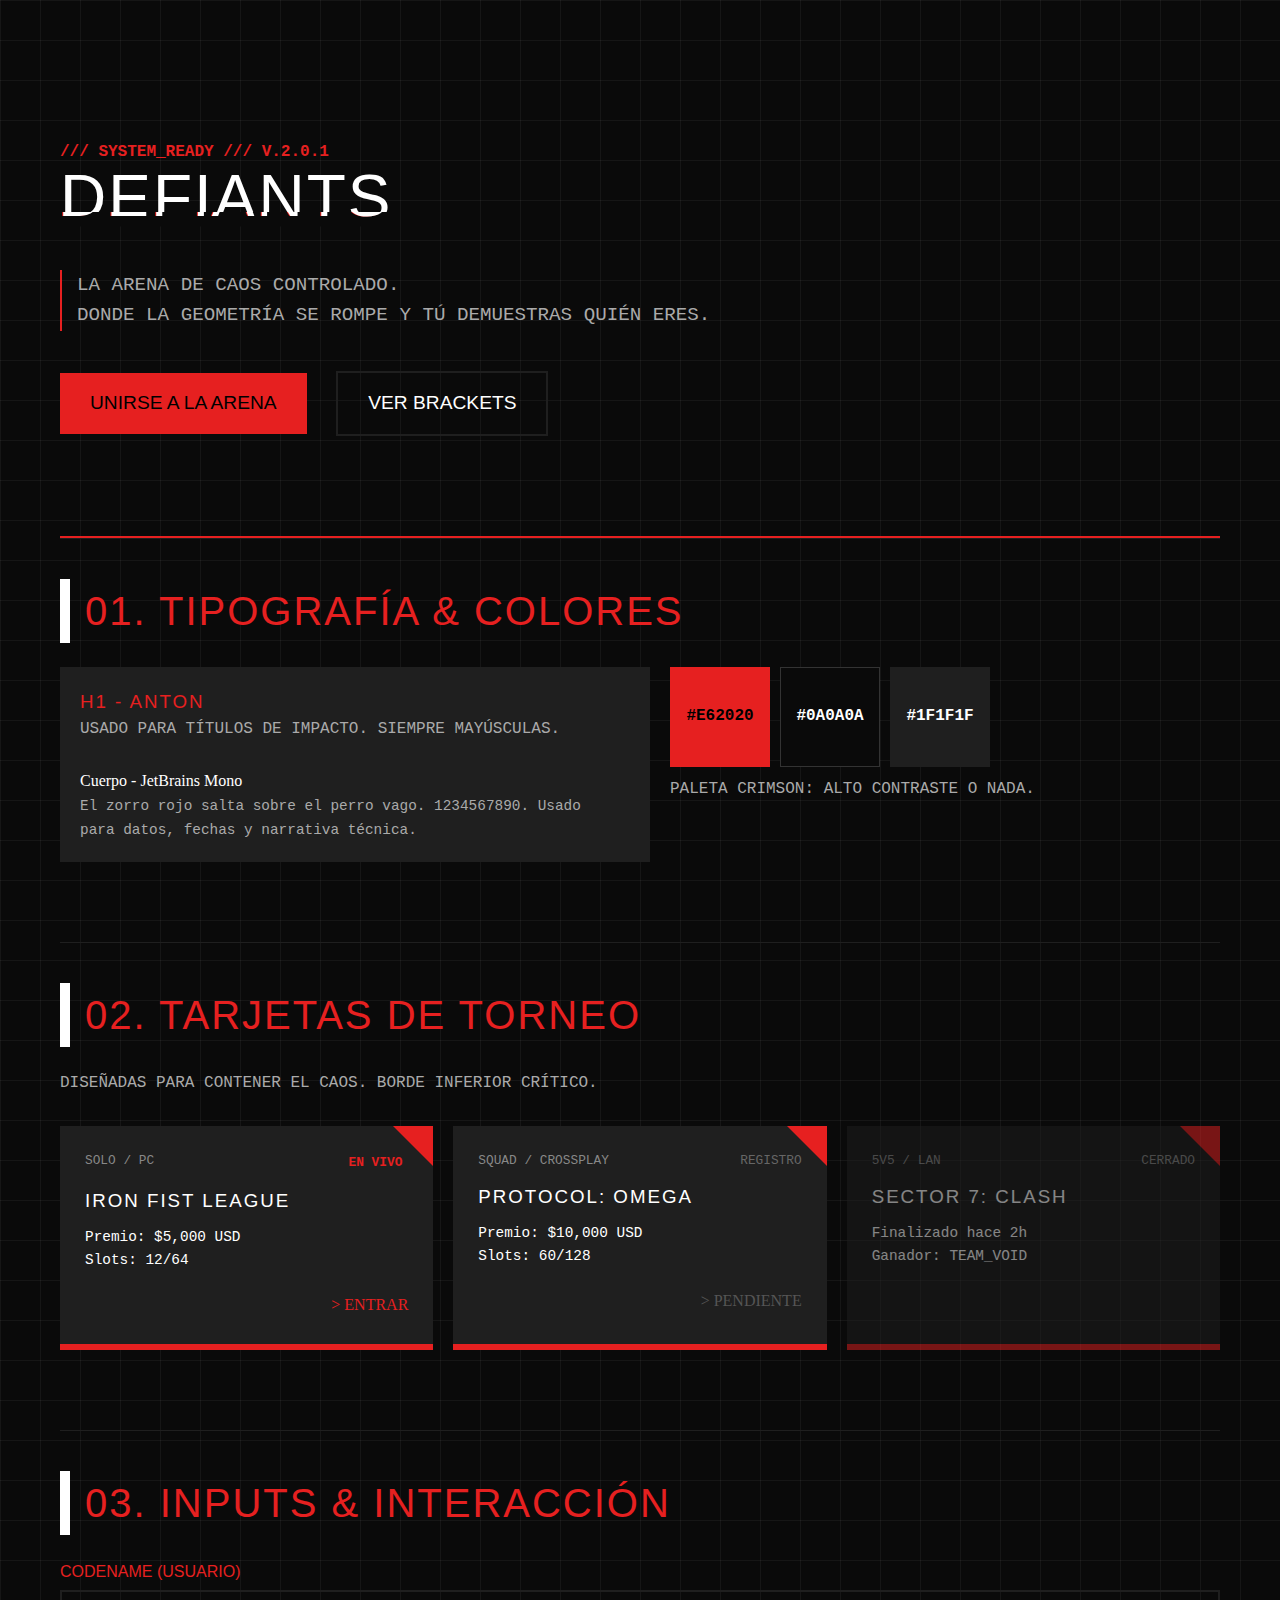
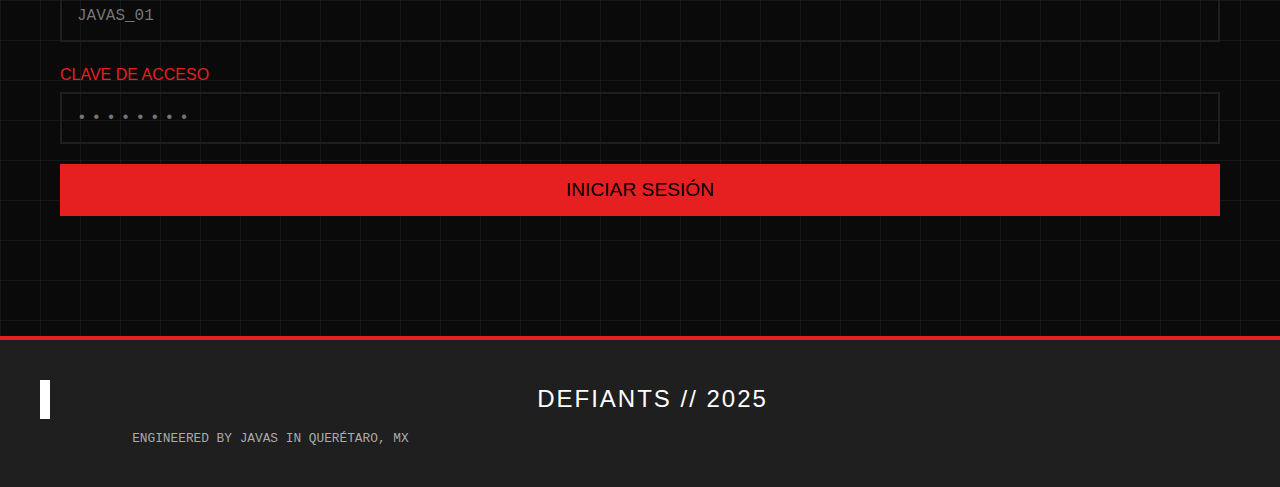
<file: Pages(html)/Page1/index.html>
<!DOCTYPE html>
<html lang="es">
<head>
    <meta charset="UTF-8">
    <meta name="viewport" content="width=device-width, initial-scale=1.0">
    <title>DEFIANTS // SYTEM_OVERRIDE</title>
    <!-- Fuentes: Anton (Títulos) y JetBrains Mono (Datos/Código) -->
    <link rel="preconnect" href="https://fonts.googleapis.com/css2?family=Anton&family=JetBrains+Mono:wght@100;400;800&display=swap" rel="stylesheet">
    <link rel="stylesheet" href="styles.css">
    
</head>
<body>

    <div class="scanline"></div>

    <div class="container">
        
        <!-- HERO SECTION -->
        <header class="hero">
            <p style="color: var(--defiant-red); font-weight: bold;">/// SYSTEM_READY /// V.2.0.1</p>
            <h1 class="glitch-wrapper">
                <span class="glitch-text" data-text="DEFIANTS">DEFIANTS</span>
            </h1>
            <p style="font-size: 1.2rem; border-left: 2px solid var(--defiant-red); padding-left: 15px; margin-top: 20px;">
                LA ARENA DE CAOS CONTROLADO. <br>
                DONDE LA GEOMETRÍA SE ROMPE Y TÚ DEMUESTRAS QUIÉN ERES.
            </p>
            <div style="margin-top: 40px;">
                <a href="#" class="btn btn-primary">UNIRSE A LA ARENA</a>
                <a href="#" class="btn btn-secondary" style="margin-left: 20px;">VER BRACKETS</a>
            </div>
        </header>

        <!-- TYPOGRAPHY GUIDE -->
        <section class="section-spacer">
            <h2>01. TIPOGRAFÍA & COLORES</h2>
            <div style="display: flex; gap: 20px; flex-wrap: wrap;">
                <div style="flex: 1; min-width: 300px; background: var(--lead-grey); padding: 20px;">
                    <h3 style="color: var(--defiant-red);">H1 - ANTON</h3>
                    <p>USADO PARA TÍTULOS DE IMPACTO. SIEMPRE MAYÚSCULAS.</p>
                    <br>
                    <span style="font-family: 'JetBrains Mono'; color: white;">Cuerpo - JetBrains Mono</span>
                    <p style="font-size: 0.9rem;">El zorro rojo salta sobre el perro vago. 1234567890. Usado para datos, fechas y narrativa técnica.</p>
                </div>
                <div style="flex: 1; min-width: 300px;">
                    <div style="display: flex; gap: 10px; margin-bottom: 10px;">
                        <div style="background: var(--defiant-red); width: 100px; height: 100px; display: grid; place-items: center; font-weight: bold; color: black;">#E62020</div>
                        <div style="background: var(--void-black); border: 1px solid #333; width: 100px; height: 100px; display: grid; place-items: center; font-weight: bold;">#0A0A0A</div>
                        <div style="background: var(--lead-grey); width: 100px; height: 100px; display: grid; place-items: center; font-weight: bold;">#1F1F1F</div>
                    </div>
                    <p>PALETA CRIMSON: ALTO CONTRASTE O NADA.</p>
                </div>
            </div>
        </section>

        <!-- UI COMPONENTS: CARDS -->
        <section class="section-spacer">
            <h2>02. TARJETAS DE TORNEO</h2>
            <p style="margin-bottom: 30px;">DISEÑADAS PARA CONTENER EL CAOS. BORDE INFERIOR CRÍTICO.</p>
            
            <div class="card-grid">
                <!-- Card 1 -->
                <article class="tournament-card">
                    <div class="card-meta">
                        <span>SOLO / PC</span>
                        <span class="card-status">EN VIVO</span>
                    </div>
                    <h3>IRON FIST LEAGUE</h3>
                    <p style="font-size: 0.9rem; margin-top: 10px; color: #fff;">
                        Premio: $5,000 USD<br>
                        Slots: 12/64
                    </p>
                    <div style="margin-top: 20px; text-align: right;">
                        <span style="font-family: 'Anton'; color: var(--defiant-red);">> ENTRAR</span>
                    </div>
                </article>

                <!-- Card 2 -->
                <article class="tournament-card">
                    <div class="card-meta">
                        <span>SQUAD / CROSSPLAY</span>
                        <span style="color: #666;">REGISTRO</span>
                    </div>
                    <h3>PROTOCOL: OMEGA</h3>
                    <p style="font-size: 0.9rem; margin-top: 10px; color: #fff;">
                        Premio: $10,000 USD<br>
                        Slots: 60/128
                    </p>
                    <div style="margin-top: 20px; text-align: right;">
                        <span style="font-family: 'Anton'; color: #555;">> PENDIENTE</span>
                    </div>
                </article>

                <!-- Card 3 -->
                <article class="tournament-card" style="opacity: 0.5;">
                    <div class="card-meta">
                        <span>5v5 / LAN</span>
                        <span>CERRADO</span>
                    </div>
                    <h3>SECTOR 7: CLASH</h3>
                    <p style="font-size: 0.9rem; margin-top: 10px; color: #fff;">
                        Finalizado hace 2h<br>
                        Ganador: TEAM_VOID
                    </p>
                </article>
            </div>
        </section>

        <!-- UI COMPONENTS: FORMS & BUTTONS -->
        <section class="section-spacer">
            <h2>03. INPUTS & INTERACCIÓN</h2>
            
            <div style="display: flex; flex-wrap: wrap; gap: 40px;">
                <div style="flex: 1; min-width: 300px;">
                    <form>
                        <div class="input-group">
                            <label>CODENAME (USUARIO)</label>
                            <input type="text" placeholder="JAVAS_01" >
                        </div>
                        <div class="input-group">
                            <label>CLAVE DE ACCESO</label>
                            <input type="text" placeholder="••••••••" style="letter-spacing: 5px;">
                        </div>
                        <button class="btn btn-primary" style="width: 100%;">INICIAR SESIÓN</button>
                    </form>
                </div>
                
                </div>
            </div>
        </section>

    </div>

    <footer style="border-top: 4px solid var(--defiant-red); padding: 40px; text-align: center; background: var(--lead-grey);">
        <h2 style="font-size: 1.5rem; margin: 0; color: white;">DEFIANTS // 2025</h2>
        <p style="font-size: 0.8rem; margin-top: 10px;">ENGINEERED BY JAVAS IN QUERÉTARO, MX</p>
    </footer>

</body>
</html>
</file>
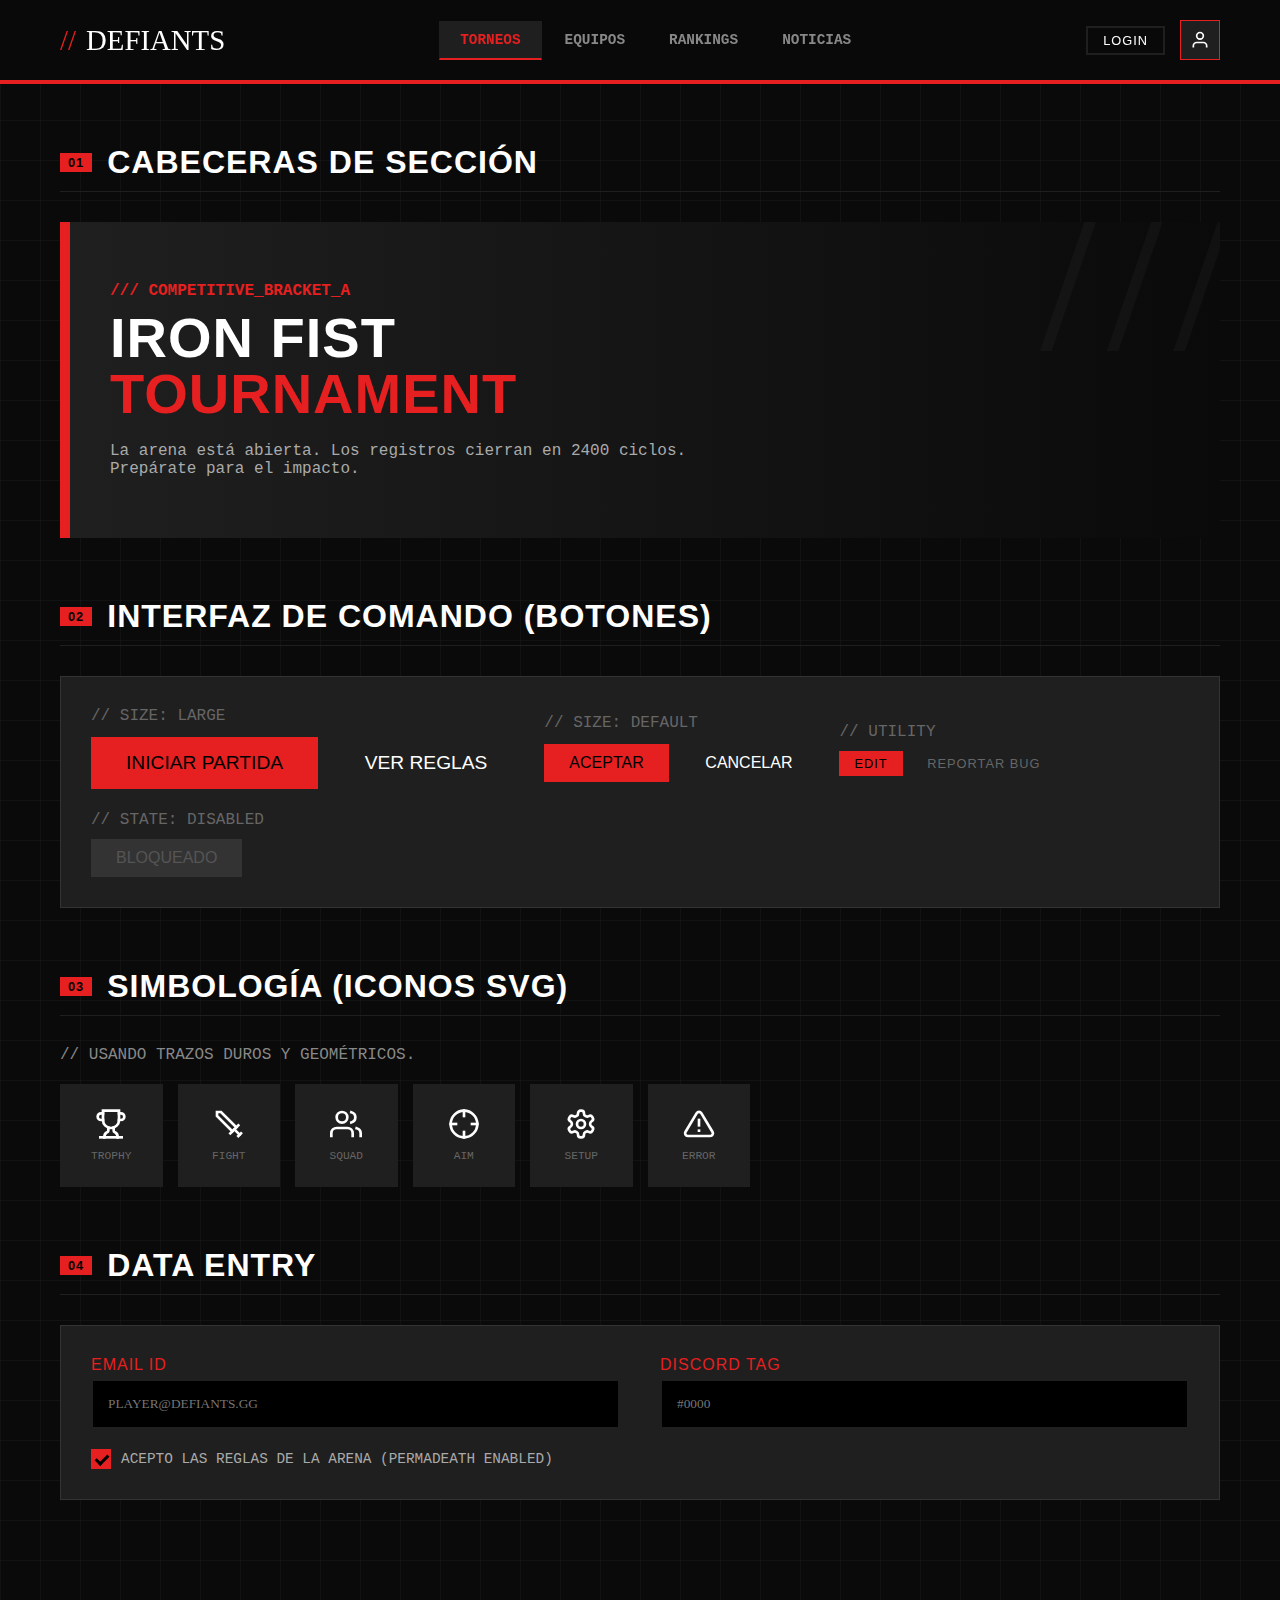
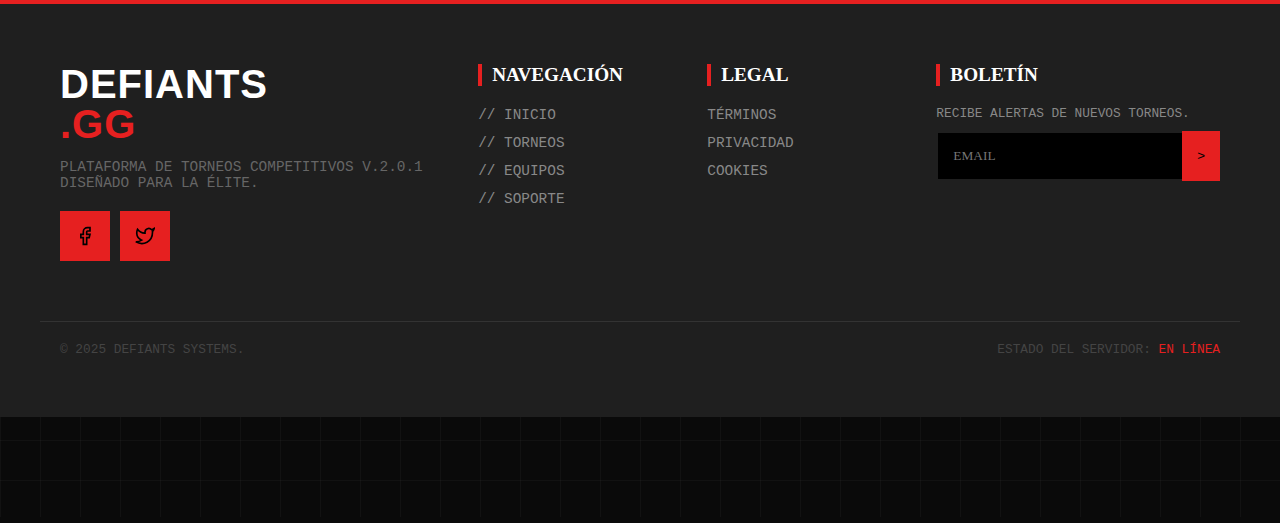
<file: Pages(html)/Page2/index.html>
<!DOCTYPE html>
<html lang="es">
<head>
    <meta charset="UTF-8">
    <meta name="viewport" content="width=device-width, initial-scale=1.0">
    <title>DEFIANTS // COMPONENT_LIBRARY</title>
    <link rel="preconnect" href="https://fonts.googleapis.com/css2?family=Anton&family=JetBrains+Mono:wght@100;400;800&display=swap" rel="stylesheet">
    <link rel="stylesheet" href="styles.css">
   
</head>
<body>

    <!-- === SECTION 1: MENÚ DE NAVEGACIÓN === -->
    <div class="nav-wrapper">
        <div class="container navbar">
            <a href="#" class="nav-brand">
                <span>//</span> DEFIANTS
            </a>
            
            <nav class="nav-links">
                <a href="#" class="nav-item active">Torneos</a>
                <a href="#" class="nav-item">Equipos</a>
                <a href="#" class="nav-item">Rankings</a>
                <a href="#" class="nav-item">Noticias</a>
            </nav>

            <div class="nav-user">
                <a href="#" class="btn btn-sm btn-outline">LOGIN</a>
                <div class="user-avatar">
                    <!-- Icono User -->
                    <svg width="20" height="20" viewBox="0 0 24 24" fill="none" stroke="white" stroke-width="2">
                        <path d="M20 21v-2a4 4 0 0 0-4-4H8a4 4 0 0 0-4 4v2"></path>
                        <circle cx="12" cy="7" r="4"></circle>
                    </svg>
                </div>
            </div>
        </div>
    </div>

    <div class="container">

        <!-- === SECTION 2: HEADERS === -->
        <h2 class="section-title h-title">
            <span class="section-tag">01</span> CABECERAS DE SECCIÓN
        </h2>

        <header class="page-header">
            <p class="text-red" style="font-weight: bold; margin-bottom: 10px;">/// COMPETITIVE_BRACKET_A</p>
            <h1 class="h-title" style="font-size: 3.5rem; line-height: 1;">IRON FIST <br><span class="text-red">TOURNAMENT</span></h1>
            <p style="max-width: 600px; margin-top: 20px; color: #aaa;">
                La arena está abierta. Los registros cierran en 2400 ciclos. 
                Prepárate para el impacto.
            </p>
        </header>


        <!-- === SECTION 3: BOTONES === -->
        <h2 class="section-title h-title">
            <span class="section-tag">02</span> INTERFAZ DE COMANDO (BOTONES)
        </h2>

        <div class="btn-showcase">
            <!-- Large -->
            <div>
                <p class="text-dim" style="margin-bottom: 10px;">// SIZE: LARGE</p>
                <button class="btn btn-primary btn-lg">INICIAR PARTIDA</button>
                <button class="btn btn-outline btn-lg">VER REGLAS</button>
            </div>
            
            <!-- Medium -->
            <div>
                <p class="text-dim" style="margin-bottom: 10px;">// SIZE: DEFAULT</p>
                <button class="btn btn-primary btn-md">ACEPTAR</button>
                <button class="btn btn-outline btn-md">CANCELAR</button>
            </div>

            <!-- Small & Ghost -->
            <div>
                <p class="text-dim" style="margin-bottom: 10px;">// UTILITY</p>
                <button class="btn btn-primary btn-sm">EDIT</button>
                <button class="btn btn-ghost btn-sm">Reportar Bug</button>
            </div>

            <!-- States -->
            <div>
                <p class="text-dim" style="margin-bottom: 10px;">// STATE: DISABLED</p>
                <button class="btn btn-disabled btn-md">BLOQUEADO</button>
            </div>
        </div>


        <!-- === SECTION 4: ICONOS === -->
        <h2 class="section-title h-title">
            <span class="section-tag">03</span> SIMBOLOGÍA (ICONOS SVG)
        </h2>
        <p style="margin-bottom: 20px; color: #888;">// USANDO TRAZOS DUROS Y GEOMÉTRICOS.</p>

        <div class="icon-grid">
            <!-- Trophy -->
            <div class="icon-box">
                <svg viewBox="0 0 24 24" stroke-linecap="square" stroke-linejoin="miter">
                    <path d="M6 9H4.5a2.5 2.5 0 0 1 0-5H6"></path>
                    <path d="M18 9h1.5a2.5 2.5 0 0 0 0-5H18"></path>
                    <path d="M4 22h16"></path>
                    <path d="M10 14.66V17c0 .55-.47.98-.97 1.21C7.85 18.75 7 20.24 7 22"></path>
                    <path d="M14 14.66V17c0 .55.47.98.97 1.21C16.15 18.75 17 20.24 17 22"></path>
                    <path d="M18 2H6v7a6 6 0 0 0 12 0V2Z"></path>
                </svg>
                <span class="icon-label">TROPHY</span>
            </div>

            <!-- Sword (Versus) -->
            <div class="icon-box">
                <svg viewBox="0 0 24 24" stroke-linecap="square" stroke-linejoin="miter">
                    <polyline points="14.5 17.5 3 6 3 3 6 3 17.5 14.5"></polyline>
                    <line x1="13" y1="19" x2="19" y2="13"></line>
                    <line x1="16" y1="16" x2="20" y2="20"></line>
                    <line x1="19" y1="21" x2="21" y2="19"></line>
                </svg>
                <span class="icon-label">FIGHT</span>
            </div>

            <!-- Users -->
            <div class="icon-box">
                <svg viewBox="0 0 24 24" stroke-linecap="square" stroke-linejoin="miter">
                    <path d="M17 21v-2a4 4 0 0 0-4-4H5a4 4 0 0 0-4 4v2"></path>
                    <circle cx="9" cy="7" r="4"></circle>
                    <path d="M23 21v-2a4 4 0 0 0-3-3.87"></path>
                    <path d="M16 3.13a4 4 0 0 1 0 7.75"></path>
                </svg>
                <span class="icon-label">SQUAD</span>
            </div>

            <!-- Target/Crosshair -->
            <div class="icon-box">
                <svg viewBox="0 0 24 24" stroke-linecap="square" stroke-linejoin="miter">
                    <circle cx="12" cy="12" r="10"></circle>
                    <line x1="22" y1="12" x2="18" y2="12"></line>
                    <line x1="6" y1="12" x2="2" y2="12"></line>
                    <line x1="12" y1="6" x2="12" y2="2"></line>
                    <line x1="12" y1="22" x2="12" y2="18"></line>
                </svg>
                <span class="icon-label">AIM</span>
            </div>

             <!-- Settings -->
             <div class="icon-box">
                <svg viewBox="0 0 24 24" stroke-linecap="square" stroke-linejoin="miter">
                    <path d="M12.22 2h-.44a2 2 0 0 0-2 2v.18a2 2 0 0 1-1 1.73l-.43.25a2 2 0 0 1-2 0l-.15-.08a2 2 0 0 0-2.73.73l-.22.38a2 2 0 0 0 .73 2.73l.15.1a2 2 0 0 1 1 1.72v.51a2 2 0 0 1-1 1.74l-.15.09a2 2 0 0 0-.73 2.73l.22.38a2 2 0 0 0 2.73.73l.15-.08a2 2 0 0 1 2 0l.43.25a2 2 0 0 1 1 1.73V20a2 2 0 0 0 2 2h.44a2 2 0 0 0 2-2v-.18a2 2 0 0 1 1-1.73l.43-.25a2 2 0 0 1 2 0l.15.08a2 2 0 0 0 2.73-.73l.22-.38a2 2 0 0 0-.73-2.73l-.15-.1a2 2 0 0 1-1-1.72v-.51a2 2 0 0 1 1-1.74l.15-.09a2 2 0 0 0 .73-2.73l-.22-.38a2 2 0 0 0-2.73-.73l-.15.08a2 2 0 0 1-2 0l-.43-.25a2 2 0 0 1-1-1.73V4a2 2 0 0 0-2-2z"></path>
                    <circle cx="12" cy="12" r="3"></circle>
                </svg>
                <span class="icon-label">SETUP</span>
            </div>

            <!-- Alert -->
            <div class="icon-box">
                <svg viewBox="0 0 24 24" stroke-linecap="square" stroke-linejoin="miter">
                    <path d="M10.29 3.86L1.82 18a2 2 0 0 0 1.71 3h16.94a2 2 0 0 0 1.71-3L13.71 3.86a2 2 0 0 0-3.42 0z"></path>
                    <line x1="12" y1="9" x2="12" y2="13"></line>
                    <line x1="12" y1="17" x2="12.01" y2="17"></line>
                </svg>
                <span class="icon-label">ERROR</span>
            </div>
        </div>


        <!-- === SECTION 5: INPUTS VARIANT === -->
        <h2 class="section-title h-title">
            <span class="section-tag">04</span> DATA ENTRY
        </h2>
        
        <div style="background: var(--lead-grey); padding: 30px; border: 1px solid #333;">
            <div class="form-row">
                <div>
                    <label class="h-title text-red" style="display:block; margin-bottom: 5px;">EMAIL ID</label>
                    <input type="text" placeholder="PLAYER@DEFIANTS.GG">
                </div>
                <div>
                    <label class="h-title text-red" style="display:block; margin-bottom: 5px;">DISCORD TAG</label>
                    <input type="text" placeholder="#0000">
                </div>
            </div>
            
            <label class="custom-check">
                <input type="checkbox" checked="checked">
                <span class="checkmark"></span>
                <span style="font-size: 0.9rem; color: #aaa;">ACEPTO LAS REGLAS DE LA ARENA (PERMADEATH ENABLED)</span>
            </label>
        </div>

    </div>

    <!-- === SECTION 6: FOOTER === -->
    <footer class="footer-system">
        <div class="container footer-grid">
            <!-- Col 1: Brand -->
            <div class="footer-col">
                <h1 class="h-title" style="font-size: 2.5rem; line-height: 1;">DEFIANTS<br><span class="text-red">.GG</span></h1>
                <p style="margin-top: 15px; color: #666; font-size: 0.9rem;">
                    PLATAFORMA DE TORNEOS COMPETITIVOS V.2.0.1<br>
                    DISEÑADO PARA LA ÉLITE.
                </p>
                <div style="margin-top: 20px; display: flex; gap: 10px;">
                    <button class="btn btn-primary btn-sq">
                        <svg width="20" height="20" viewBox="0 0 24 24" fill="none" stroke="black" stroke-width="2" stroke-linecap="square"><path d="M18 2h-3a5 5 0 0 0-5 5v3H7v4h3v8h4v-8h3l1-4h-4V7a1 1 0 0 1 1-1h3z"></path></svg>
                    </button>
                    <button class="btn btn-primary btn-sq">
                        <svg width="20" height="20" viewBox="0 0 24 24" fill="none" stroke="black" stroke-width="2" stroke-linecap="square"><path d="M23 3a10.9 10.9 0 0 1-3.14 1.53 4.48 4.48 0 0 0-7.86 3v1A10.66 10.66 0 0 1 3 4s-4 9 5 13a11.64 11.64 0 0 1-7 2c9 5 20 0 20-11.5a4.5 4.5 0 0 0-.08-.83A7.72 7.72 0 0 0 23 3z"></path></svg>
                    </button>
                </div>
            </div>

            <!-- Col 2: Links -->
            <div class="footer-col">
                <h4>NAVEGACIÓN</h4>
                <ul>
                    <li><a href="#">// INICIO</a></li>
                    <li><a href="#">// TORNEOS</a></li>
                    <li><a href="#">// EQUIPOS</a></li>
                    <li><a href="#">// SOPORTE</a></li>
                </ul>
            </div>

            <!-- Col 3: Legal -->
            <div class="footer-col">
                <h4>LEGAL</h4>
                <ul>
                    <li><a href="#">TÉRMINOS</a></li>
                    <li><a href="#">PRIVACIDAD</a></li>
                    <li><a href="#">COOKIES</a></li>
                </ul>
            </div>

             <!-- Col 4: Newsletter -->
             <div class="footer-col">
                <h4>BOLETÍN</h4>
                <p style="font-size: 0.8rem; color: #888; margin-bottom: 10px;">RECIBE ALERTAS DE NUEVOS TORNEOS.</p>
                <div style="display: flex;">
                    <input type="text" placeholder="EMAIL" style="width: 100%; border-right: none;">
                    <button class="btn btn-primary" style="padding: 0 15px;">></button>
                </div>
            </div>
        </div>
        
        <div class="container" style="margin-top: 60px; border-top: 1px solid #333; padding-top: 20px; display: flex; justify-content: space-between; font-size: 0.8rem; color: #444;">
            <span>© 2025 DEFIANTS SYSTEMS.</span>
            <span>ESTADO DEL SERVIDOR: <span style="color: var(--defiant-red);">EN LÍNEA</span></span>
        </div>
    </footer>

</body>
</html>
</file>
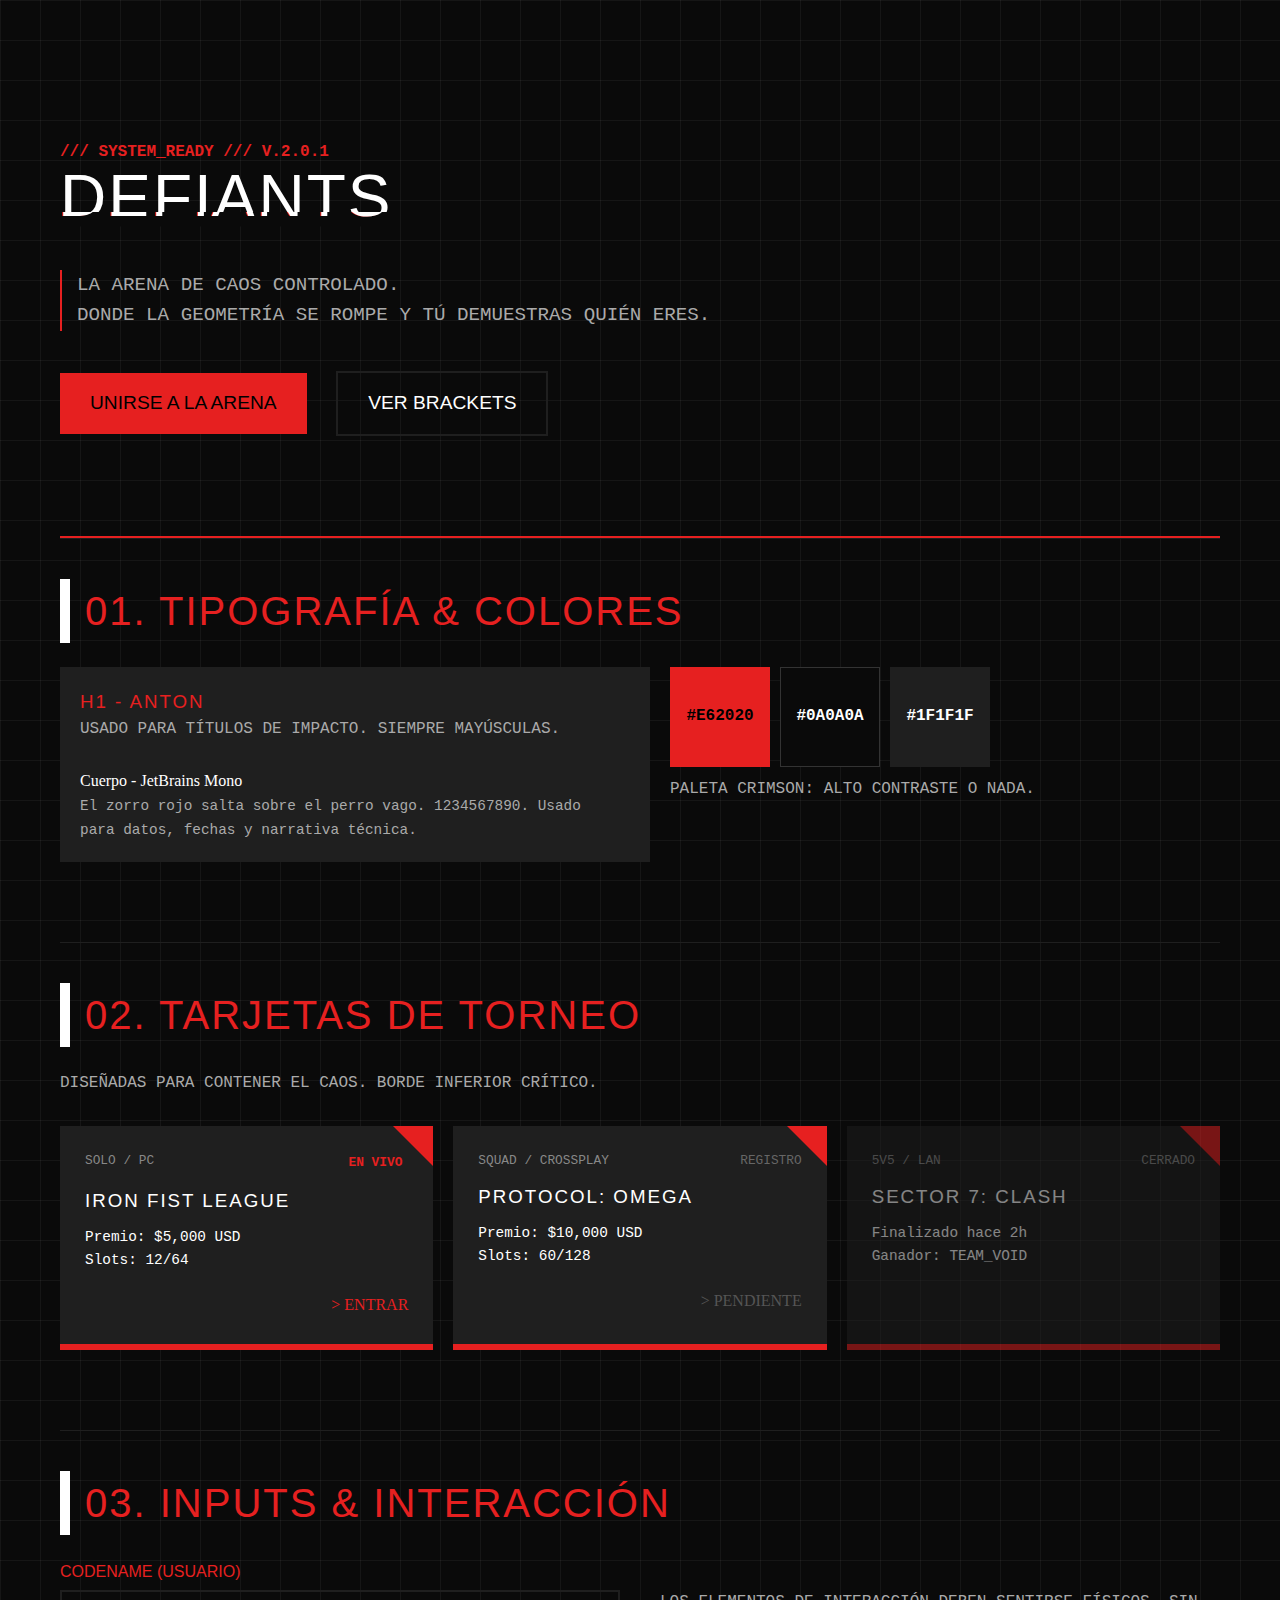
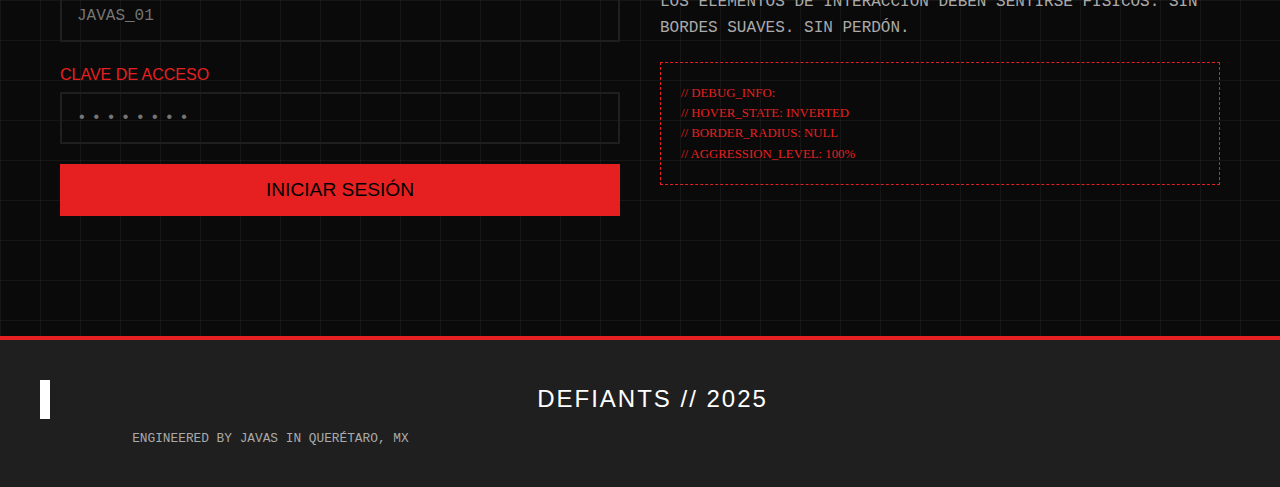
<file: Pages/Page1/index.html>
<!DOCTYPE html>
<html lang="es">
<head>
    <meta charset="UTF-8">
    <meta name="viewport" content="width=device-width, initial-scale=1.0">
    <title>DEFIANTS // SYTEM_OVERRIDE</title>
    <!-- Fuentes: Anton (Títulos) y JetBrains Mono (Datos/Código) -->
    <link rel="preconnect" href="https://fonts.googleapis.com/css2?family=Anton&family=JetBrains+Mono:wght@100;400;800&display=swap" rel="stylesheet">
    <link rel="stylesheet" href="styles.css">
    
</head>
<body>

    <div class="scanline"></div>

    <div class="container">
        
        <!-- HERO SECTION -->
        <header class="hero">
            <p style="color: var(--defiant-red); font-weight: bold;">/// SYSTEM_READY /// V.2.0.1</p>
            <h1 class="glitch-wrapper">
                <span class="glitch-text" data-text="DEFIANTS">DEFIANTS</span>
            </h1>
            <p style="font-size: 1.2rem; border-left: 2px solid var(--defiant-red); padding-left: 15px; margin-top: 20px;">
                LA ARENA DE CAOS CONTROLADO. <br>
                DONDE LA GEOMETRÍA SE ROMPE Y TÚ DEMUESTRAS QUIÉN ERES.
            </p>
            <div style="margin-top: 40px;">
                <a href="#" class="btn btn-primary">UNIRSE A LA ARENA</a>
                <a href="#" class="btn btn-secondary" style="margin-left: 20px;">VER BRACKETS</a>
            </div>
        </header>

        <!-- TYPOGRAPHY GUIDE -->
        <section class="section-spacer">
            <h2>01. TIPOGRAFÍA & COLORES</h2>
            <div style="display: flex; gap: 20px; flex-wrap: wrap;">
                <div style="flex: 1; min-width: 300px; background: var(--lead-grey); padding: 20px;">
                    <h3 style="color: var(--defiant-red);">H1 - ANTON</h3>
                    <p>USADO PARA TÍTULOS DE IMPACTO. SIEMPRE MAYÚSCULAS.</p>
                    <br>
                    <span style="font-family: 'JetBrains Mono'; color: white;">Cuerpo - JetBrains Mono</span>
                    <p style="font-size: 0.9rem;">El zorro rojo salta sobre el perro vago. 1234567890. Usado para datos, fechas y narrativa técnica.</p>
                </div>
                <div style="flex: 1; min-width: 300px;">
                    <div style="display: flex; gap: 10px; margin-bottom: 10px;">
                        <div style="background: var(--defiant-red); width: 100px; height: 100px; display: grid; place-items: center; font-weight: bold; color: black;">#E62020</div>
                        <div style="background: var(--void-black); border: 1px solid #333; width: 100px; height: 100px; display: grid; place-items: center; font-weight: bold;">#0A0A0A</div>
                        <div style="background: var(--lead-grey); width: 100px; height: 100px; display: grid; place-items: center; font-weight: bold;">#1F1F1F</div>
                    </div>
                    <p>PALETA CRIMSON: ALTO CONTRASTE O NADA.</p>
                </div>
            </div>
        </section>

        <!-- UI COMPONENTS: CARDS -->
        <section class="section-spacer">
            <h2>02. TARJETAS DE TORNEO</h2>
            <p style="margin-bottom: 30px;">DISEÑADAS PARA CONTENER EL CAOS. BORDE INFERIOR CRÍTICO.</p>
            
            <div class="card-grid">
                <!-- Card 1 -->
                <article class="tournament-card">
                    <div class="card-meta">
                        <span>SOLO / PC</span>
                        <span class="card-status">EN VIVO</span>
                    </div>
                    <h3>IRON FIST LEAGUE</h3>
                    <p style="font-size: 0.9rem; margin-top: 10px; color: #fff;">
                        Premio: $5,000 USD<br>
                        Slots: 12/64
                    </p>
                    <div style="margin-top: 20px; text-align: right;">
                        <span style="font-family: 'Anton'; color: var(--defiant-red);">> ENTRAR</span>
                    </div>
                </article>

                <!-- Card 2 -->
                <article class="tournament-card">
                    <div class="card-meta">
                        <span>SQUAD / CROSSPLAY</span>
                        <span style="color: #666;">REGISTRO</span>
                    </div>
                    <h3>PROTOCOL: OMEGA</h3>
                    <p style="font-size: 0.9rem; margin-top: 10px; color: #fff;">
                        Premio: $10,000 USD<br>
                        Slots: 60/128
                    </p>
                    <div style="margin-top: 20px; text-align: right;">
                        <span style="font-family: 'Anton'; color: #555;">> PENDIENTE</span>
                    </div>
                </article>

                <!-- Card 3 -->
                <article class="tournament-card" style="opacity: 0.5;">
                    <div class="card-meta">
                        <span>5v5 / LAN</span>
                        <span>CERRADO</span>
                    </div>
                    <h3>SECTOR 7: CLASH</h3>
                    <p style="font-size: 0.9rem; margin-top: 10px; color: #fff;">
                        Finalizado hace 2h<br>
                        Ganador: TEAM_VOID
                    </p>
                </article>
            </div>
        </section>

        <!-- UI COMPONENTS: FORMS & BUTTONS -->
        <section class="section-spacer">
            <h2>03. INPUTS & INTERACCIÓN</h2>
            <div style="display: flex; flex-wrap: wrap; gap: 40px;">
                <div style="flex: 1; min-width: 300px;">
                    <form>
                        <div class="input-group">
                            <label>CODENAME (USUARIO)</label>
                            <input type="text" placeholder="JAVAS_01" >
                        </div>
                        <div class="input-group">
                            <label>CLAVE DE ACCESO</label>
                            <input type="text" placeholder="••••••••" style="letter-spacing: 5px;">
                        </div>
                        <button class="btn btn-primary" style="width: 100%;">INICIAR SESIÓN</button>
                    </form>
                </div>
                <div style="flex: 1; min-width: 300px; display: flex; flex-direction: column; justify-content: center;">
                    <p style="margin-bottom: 20px;">
                        LOS ELEMENTOS DE INTERACCIÓN DEBEN SENTIRSE FÍSICOS. 
                        SIN BORDES SUAVES. SIN PERDÓN.
                    </p>
                    <div style="padding: 20px; border: 1px dashed var(--defiant-red);">
                        <p style="color: var(--defiant-red); font-family: 'JetBrains Mono'; font-size: 0.8rem;">
                            // DEBUG_INFO:<br>
                            // HOVER_STATE: INVERTED<br>
                            // BORDER_RADIUS: NULL<br>
                            // AGGRESSION_LEVEL: 100%
                        </p>
                    </div>
                </div>
            </div>
        </section>

    </div>

    <footer style="border-top: 4px solid var(--defiant-red); padding: 40px; text-align: center; background: var(--lead-grey);">
        <h2 style="font-size: 1.5rem; margin: 0; color: white;">DEFIANTS // 2025</h2>
        <p style="font-size: 0.8rem; margin-top: 10px;">ENGINEERED BY JAVAS IN QUERÉTARO, MX</p>
    </footer>

</body>
</html>
</file>
<file: Pages(html)/Page1/styles.css>
/* --- CORE VARIABLES --- */
        :root {
            --defiant-red: #E62020;
            --void-black: #0A0A0A;
            --lead-grey: #1F1F1F;
            --text-white: #FFFFFF;
            --text-black: #000000;
            --grid-line: rgba(255, 255, 255, 0.05);
        }

        /* --- RESET & BASE --- */
        * {
            box-sizing: border-box;
            margin: 0;
            padding: 0;
        }

        body {
            background-color: var(--void-black);
            color: var(--text-white);
            font-family: 'JetBrains Mono', monospace; /* El cuerpo "terminal" */
            line-height: 1.6;
            overflow-x: hidden;
            /* Patrón de grilla de fondo sutil */
            background-image: 
                linear-gradient(var(--grid-line) 1px, transparent 1px),
                linear-gradient(90deg, var(--grid-line) 1px, transparent 1px);
            background-size: 40px 40px;
        }

        /* --- TYPOGRAPHY (Brutalismo Industrial) --- */
        h1, h2, h3, .brand-font {
            font-family: 'Anton', sans-serif;
            text-transform: uppercase;
            letter-spacing: 2px;
            font-weight: 400; /* Anton solo tiene un peso, es bold por defecto visualmente */
        }

        h1 {
            font-size: 4rem;
            line-height: 1;
            margin-bottom: 20px;
        }

        h2 {
            font-size: 2.5rem;
            color: var(--defiant-red);
            margin-bottom: 1.5rem;
            border-left: 10px solid var(--text-white);
            padding-left: 15px;
        }

        p {
            color: #aaaaaa;
            max-width: 60ch;
        }

        /* --- UTILS --- */
        .container {
            max-width: 1200px;
            margin: 0 auto;
            padding: 40px 20px;
        }

        .section-spacer {
            margin-bottom: 80px;
            border-top: 1px solid var(--lead-grey);
            padding-top: 40px;
        }

        /* --- COMPONENT: BUTTONS --- */
        .btn {
            display: inline-block;
            font-family: 'Anton', sans-serif;
            text-transform: uppercase;
            font-size: 1.2rem;
            padding: 15px 30px;
            text-decoration: none;
            cursor: pointer;
            transition: all 0.1s cubic-bezier(0, 0, 0.2, 1);
            border: none;
            position: relative;
            /* Regla de oro: Cero bordes redondeados */
            border-radius: 0; 
        }

        /* Botón Primario: La Sangre */
        .btn-primary {
            background-color: var(--defiant-red);
            color: var(--text-black);
            box-shadow: 0 0 0 var(--text-white); /* Reset */
        }

        .btn-primary:hover {
            background-color: var(--text-black);
            color: var(--defiant-red);
            /* Desplazamiento brusco */
            transform: translate(4px, 4px);
            box-shadow: -4px -4px 0 var(--defiant-red); /* Rastro visual */
        }

        /* Botón Secundario: El Fantasma */
        .btn-secondary {
            background-color: transparent;
            color: var(--text-white);
            border: 2px solid var(--lead-grey);
        }

        .btn-secondary:hover {
            border-color: var(--defiant-red);
            background-color: var(--lead-grey);
            color: var(--defiant-red);
        }

        /* --- COMPONENT: GLITCH TEXT EFFECT --- */
        .glitch-wrapper {
            position: relative;
            display: inline-block;
        }
        
        .glitch-text {
            position: relative;
        }

        .glitch-text::before,
        .glitch-text::after {
            content: attr(data-text);
            position: absolute;
            top: 0;
            left: 0;
            width: 100%;
            height: 100%;
            background: var(--void-black);
        }

        .glitch-text::before {
            left: 2px;
            text-shadow: -1px 0 #00ffff;
            clip-path: inset(44% 0 61% 0);
            animation: glitch-anim-1 2.5s infinite linear alternate-reverse;
        }

        .glitch-text::after {
            left: -2px;
            text-shadow: -1px 0 var(--defiant-red);
            clip-path: inset(70% 0 10% 0);
            animation: glitch-anim-2 3s infinite linear alternate-reverse;
        }

        @keyframes glitch-anim-1 {
            0% { clip-path: inset(20% 0 80% 0); }
            20% { clip-path: inset(60% 0 10% 0); }
            40% { clip-path: inset(40% 0 50% 0); }
            60% { clip-path: inset(80% 0 5% 0); }
            80% { clip-path: inset(10% 0 70% 0); }
            100% { clip-path: inset(30% 0 50% 0); }
        }

        @keyframes glitch-anim-2 {
            0% { clip-path: inset(10% 0 60% 0); }
            20% { clip-path: inset(80% 0 5% 0); }
            40% { clip-path: inset(30% 0 10% 0); }
            60% { clip-path: inset(50% 0 80% 0); }
            80% { clip-path: inset(10% 0 40% 0); }
            100% { clip-path: inset(40% 0 20% 0); }
        }

        /* --- COMPONENT: TOURNAMENT CARD --- */
        .card-grid {
            display: grid;
            grid-template-columns: repeat(auto-fill, minmax(300px, 1fr));
            gap: 20px;
        }

        .tournament-card {
            background-color: var(--lead-grey);
            border-bottom: 6px solid var(--defiant-red); /* El borde grueso */
            padding: 25px;
            position: relative;
            transition: transform 0.2s ease;
            cursor: pointer;
            overflow: hidden;
        }

        /* Detalle decorativo esquina */
        .tournament-card::after {
            content: "";
            position: absolute;
            top: 0;
            right: 0;
            width: 0;
            height: 0;
            border-style: solid;
            border-width: 0 40px 40px 0;
            border-color: transparent var(--defiant-red) transparent transparent;
        }

        .tournament-card:hover {
            transform: translateY(-5px);
        }

        .tournament-card:hover h3 {
            color: var(--defiant-red);
            text-shadow: 2px 2px 0px rgba(0,0,0,0.5);
        }

        .card-meta {
            font-family: 'JetBrains Mono', monospace;
            font-size: 0.8rem;
            color: #888;
            margin-bottom: 10px;
            display: flex;
            justify-content: space-between;
            text-transform: uppercase;
        }

        .card-status {
            background: var(--black);
            color: var(--defiant-red);
            padding: 2px 6px;
            font-weight: bold;
        }

        /* --- COMPONENT: INPUTS --- */
        .input-group {
            margin-bottom: 20px;
        }

        label {
            display: block;
            font-family: 'Anton', sans-serif;
            margin-bottom: 5px;
            color: var(--defiant-red);
            text-transform: uppercase;
        }

        input[type="text"], input[type="email"] {
            width: 100%;
            background: transparent;
            border: 2px solid var(--lead-grey);
            color: white;
            padding: 15px;
            font-family: 'JetBrains Mono', monospace;
            font-size: 1rem;
            outline: none;
            border-radius: 0;
        }

        input:focus {
            border-color: var(--defiant-red);
            background: rgba(230, 32, 32, 0.05);
        }

        /* --- DECORATIONS --- */
        .scanline {
            width: 100%;
            height: 100px;
            z-index: 10;
            background: linear-gradient(0deg, rgba(0,0,0,0) 0%, rgba(255, 255, 255, 0.02) 50%, rgba(0,0,0,0) 100%);
            opacity: 0.1;
            position: absolute;
            bottom: 100%;
            animation: scanline 10s linear infinite;
            pointer-events: none;
        }

        @keyframes scanline {
            0% { bottom: 100%; }
            100% { bottom: -100%; }
        }
        
        .hero {
            padding: 100px 0;
            border-bottom: 2px solid var(--defiant-red);
            position: relative;
        }
</file>
<file: Pages(html)/Page2/styles.css>
/* --- CORE SYSTEM --- */
        :root {
            --defiant-red: #E62020;
            --void-black: #0A0A0A;
            --lead-grey: #1F1F1F;
            --steel-grey: #333333;
            --text-white: #FFFFFF;
            --grid-line: rgba(255, 255, 255, 0.03);
        }

        * { margin: 0; padding: 0; box-sizing: border-box; }

        body {
            background-color: var(--void-black);
            color: var(--text-white);
            font-family: 'JetBrains Mono', monospace;
            background-image: 
                linear-gradient(var(--grid-line) 1px, transparent 1px),
                linear-gradient(90deg, var(--grid-line) 1px, transparent 1px);
            background-size: 40px 40px;
            padding-bottom: 100px;
        }

        /* --- TYPOGRAPHY UTILS --- */
        .h-title { font-family: 'Anton', sans-serif; text-transform: uppercase; letter-spacing: 1px; }
        .text-red { color: var(--defiant-red); }
        .text-dim { color: #666; }

        /* --- LAYOUT UTILS --- */
        .container { max-width: 1200px; margin: 0 auto; padding: 0 20px; }
        .section-title {
            font-size: 2rem;
            border-bottom: 1px solid var(--lead-grey);
            padding-bottom: 10px;
            margin: 60px 0 30px 0;
            display: flex;
            align-items: center;
            gap: 15px;
        }
        .section-tag {
            background: var(--defiant-red);
            color: black;
            font-size: 0.8rem;
            padding: 2px 8px;
            font-weight: bold;
        }

        /* =========================================
           SECCIÓN 1: NAVEGACIÓN (NAVBAR)
           ========================================= */
        .nav-wrapper {
            border-bottom: 4px solid var(--defiant-red);
            background: rgba(10, 10, 10, 0.95);
            backdrop-filter: blur(5px);
            position: sticky;
            top: 0;
            z-index: 100;
        }

        .navbar {
            display: flex;
            justify-content: space-between;
            align-items: center;
            height: 80px;
        }

        .nav-brand {
            font-family: 'Anton';
            font-size: 1.8rem;
            color: white;
            text-decoration: none;
            display: flex;
            align-items: center;
            gap: 10px;
        }

        .nav-brand span { color: var(--defiant-red); }

        .nav-links {
            display: flex;
            gap: 2px; /* Gap pequeño para que parezcan pestañas unidas */
        }

        .nav-item {
            text-decoration: none;
            color: #888;
            font-weight: bold;
            padding: 10px 20px;
            text-transform: uppercase;
            font-size: 0.9rem;
            transition: all 0.2s;
            border: 1px solid transparent;
        }

        .nav-item:hover, .nav-item.active {
            color: var(--defiant-red);
            background: var(--lead-grey);
            border: 1px solid var(--lead-grey);
            border-bottom: 2px solid var(--defiant-red);
        }

        .nav-user {
            display: flex;
            align-items: center;
            gap: 15px;
        }

        .user-avatar {
            width: 40px;
            height: 40px;
            background: var(--lead-grey);
            border: 1px solid var(--defiant-red);
            display: grid;
            place-items: center;
        }

        /* =========================================
           SECCIÓN 2: HEADER (HERO VARIANT)
           ========================================= */
        .page-header {
            background: linear-gradient(90deg, var(--lead-grey) 0%, var(--void-black) 100%);
            padding: 60px 40px;
            border-left: 10px solid var(--defiant-red);
            margin-bottom: 40px;
            position: relative;
            overflow: hidden;
        }

        /* Decoración de fondo abstracta */
        .page-header::before {
            content: "///";
            font-family: 'Anton';
            font-size: 15rem;
            color: rgba(255,255,255,0.03);
            position: absolute;
            right: -20px;
            top: -50px;
            line-height: 0.8;
        }

        /* =========================================
           SECCIÓN 3: BOTONES (ARSENAL)
           ========================================= */
        .btn-showcase {
            display: flex;
            flex-wrap: wrap;
            gap: 20px;
            align-items: center;
            background: var(--lead-grey);
            padding: 30px;
            border: 1px solid #333;
        }

        .btn {
            font-family: 'Anton', sans-serif;
            text-transform: uppercase;
            border: none;
            cursor: pointer;
            text-decoration: none;
            display: inline-flex;
            align-items: center;
            justify-content: center;
            gap: 10px;
            transition: all 0.1s;
        }

        /* Tallas */
        .btn-lg { padding: 15px 35px; font-size: 1.2rem; }
        .btn-md { padding: 10px 25px; font-size: 1rem; }
        .btn-sm { padding: 5px 15px; font-size: 0.8rem; letter-spacing: 1px;}
        .btn-sq { width: 50px; height: 50px; padding: 0; } /* Cuadrado para iconos */

        /* Estilos */
        .btn-primary {
            background: var(--defiant-red);
            color: black;
        }
        .btn-primary:hover {
            background: white;
            color: var(--defiant-red);
            transform: translate(2px, 2px);
            box-shadow: -2px -2px 0 var(--defiant-red);
        }

        .btn-outline {
            background: transparent;
            border: 2px solid var(--lead-grey);
            color: white;
        }
        .btn-outline:hover {
            border-color: var(--defiant-red);
            color: var(--defiant-red);
        }

        .btn-ghost {
            background: transparent;
            color: #666;
        }
        .btn-ghost:hover {
            color: white;
            text-decoration: underline;
            text-decoration-color: var(--defiant-red);
            text-underline-offset: 5px;
        }

        .btn-disabled {
            background: #333;
            color: #555;
            cursor: not-allowed;
            pointer-events: none;
        }

        /* =========================================
           SECCIÓN 4: ICONOS (SVG SET)
           ========================================= */
        .icon-grid {
            display: grid;
            grid-template-columns: repeat(auto-fill, minmax(100px, 1fr));
            gap: 15px;
        }

        .icon-box {
            background: var(--lead-grey);
            aspect-ratio: 1;
            display: flex;
            flex-direction: column;
            align-items: center;
            justify-content: center;
            border: 1px solid transparent;
            transition: 0.2s;
            cursor: crosshair;
        }

        .icon-box:hover {
            border-color: var(--defiant-red);
            background: #252525;
        }

        .icon-box svg {
            width: 32px;
            height: 32px;
            stroke: white;
            stroke-width: 2;
            fill: none;
            margin-bottom: 10px;
            transition: 0.2s;
        }

        .icon-box:hover svg { stroke: var(--defiant-red); }

        .icon-label { font-size: 0.7rem; color: #666; text-transform: uppercase; }

        /* =========================================
           SECCIÓN 5: INPUTS & CHECKS
           ========================================= */
        .form-row {
            display: grid;
            grid-template-columns: 1fr 1fr;
            gap: 40px;
            margin-bottom: 20px;
        }

        input[type="text"] {
            width: 100%;
            background: black;
            border: 2px solid var(--lead-grey);
            padding: 15px;
            color: white;
            font-family: 'JetBrains Mono';
            outline: none;
        }
        input[type="text"]:focus { border-color: var(--defiant-red); }

        /* Custom Checkbox */
        .custom-check {
            display: flex;
            align-items: center;
            gap: 10px;
            cursor: pointer;
            user-select: none;
        }
        .custom-check input { display: none; }
        .checkmark {
            height: 20px;
            width: 20px;
            background-color: black;
            border: 2px solid var(--lead-grey);
            display: inline-block;
            position: relative;
        }
        .custom-check input:checked ~ .checkmark {
            background-color: var(--defiant-red);
            border-color: var(--defiant-red);
        }
        /* La marca "X" */
        .custom-check input:checked ~ .checkmark::after {
            content: "";
            position: absolute;
            left: 5px; top: 1px;
            width: 5px; height: 10px;
            border: solid black;
            border-width: 0 3px 3px 0;
            transform: rotate(45deg);
        }

        /* =========================================
           SECCIÓN 6: FOOTER
           ========================================= */
        .footer-system {
            background: var(--lead-grey);
            border-top: 4px solid var(--defiant-red);
            padding: 60px 0;
            margin-top: 100px;
        }

        .footer-grid {
            display: grid;
            grid-template-columns: 2fr 1fr 1fr 1.5fr;
            gap: 40px;
        }

        .footer-col h4 {
            font-family: 'Anton';
            color: white;
            font-size: 1.2rem;
            margin-bottom: 20px;
            border-left: 4px solid var(--defiant-red);
            padding-left: 10px;
        }

        .footer-col ul { list-style: none; }
        .footer-col li { margin-bottom: 10px; }
        .footer-col a { color: #888; text-decoration: none; font-size: 0.9rem; }
        .footer-col a:hover { color: var(--defiant-red); }

        /* Utility Responsive */
        @media (max-width: 768px) {
            .navbar { flex-direction: column; height: auto; padding: 20px; gap: 20px; }
            .nav-links { flex-direction: column; width: 100%; text-align: center; }
            .form-row, .footer-grid { grid-template-columns: 1fr; }
        }
</file>
<file: Pages/Page1/styles.css>
/* --- CORE VARIABLES --- */
        :root {
            --defiant-red: #E62020;
            --void-black: #0A0A0A;
            --lead-grey: #1F1F1F;
            --text-white: #FFFFFF;
            --text-black: #000000;
            --grid-line: rgba(255, 255, 255, 0.05);
        }

        /* --- RESET & BASE --- */
        * {
            box-sizing: border-box;
            margin: 0;
            padding: 0;
        }

        body {
            background-color: var(--void-black);
            color: var(--text-white);
            font-family: 'JetBrains Mono', monospace; /* El cuerpo "terminal" */
            line-height: 1.6;
            overflow-x: hidden;
            /* Patrón de grilla de fondo sutil */
            background-image: 
                linear-gradient(var(--grid-line) 1px, transparent 1px),
                linear-gradient(90deg, var(--grid-line) 1px, transparent 1px);
            background-size: 40px 40px;
        }

        /* --- TYPOGRAPHY (Brutalismo Industrial) --- */
        h1, h2, h3, .brand-font {
            font-family: 'Anton', sans-serif;
            text-transform: uppercase;
            letter-spacing: 2px;
            font-weight: 400; /* Anton solo tiene un peso, es bold por defecto visualmente */
        }

        h1 {
            font-size: 4rem;
            line-height: 1;
            margin-bottom: 20px;
        }

        h2 {
            font-size: 2.5rem;
            color: var(--defiant-red);
            margin-bottom: 1.5rem;
            border-left: 10px solid var(--text-white);
            padding-left: 15px;
        }

        p {
            color: #aaaaaa;
            max-width: 60ch;
        }

        /* --- UTILS --- */
        .container {
            max-width: 1200px;
            margin: 0 auto;
            padding: 40px 20px;
        }

        .section-spacer {
            margin-bottom: 80px;
            border-top: 1px solid var(--lead-grey);
            padding-top: 40px;
        }

        /* --- COMPONENT: BUTTONS --- */
        .btn {
            display: inline-block;
            font-family: 'Anton', sans-serif;
            text-transform: uppercase;
            font-size: 1.2rem;
            padding: 15px 30px;
            text-decoration: none;
            cursor: pointer;
            transition: all 0.1s cubic-bezier(0, 0, 0.2, 1);
            border: none;
            position: relative;
            /* Regla de oro: Cero bordes redondeados */
            border-radius: 0; 
        }

        /* Botón Primario: La Sangre */
        .btn-primary {
            background-color: var(--defiant-red);
            color: var(--text-black);
            box-shadow: 0 0 0 var(--text-white); /* Reset */
        }

        .btn-primary:hover {
            background-color: var(--text-black);
            color: var(--defiant-red);
            /* Desplazamiento brusco */
            transform: translate(4px, 4px);
            box-shadow: -4px -4px 0 var(--defiant-red); /* Rastro visual */
        }

        /* Botón Secundario: El Fantasma */
        .btn-secondary {
            background-color: transparent;
            color: var(--text-white);
            border: 2px solid var(--lead-grey);
        }

        .btn-secondary:hover {
            border-color: var(--defiant-red);
            background-color: var(--lead-grey);
            color: var(--defiant-red);
        }

        /* --- COMPONENT: GLITCH TEXT EFFECT --- */
        .glitch-wrapper {
            position: relative;
            display: inline-block;
        }
        
        .glitch-text {
            position: relative;
        }

        .glitch-text::before,
        .glitch-text::after {
            content: attr(data-text);
            position: absolute;
            top: 0;
            left: 0;
            width: 100%;
            height: 100%;
            background: var(--void-black);
        }

        .glitch-text::before {
            left: 2px;
            text-shadow: -1px 0 #00ffff;
            clip-path: inset(44% 0 61% 0);
            animation: glitch-anim-1 2.5s infinite linear alternate-reverse;
        }

        .glitch-text::after {
            left: -2px;
            text-shadow: -1px 0 var(--defiant-red);
            clip-path: inset(70% 0 10% 0);
            animation: glitch-anim-2 3s infinite linear alternate-reverse;
        }

        @keyframes glitch-anim-1 {
            0% { clip-path: inset(20% 0 80% 0); }
            20% { clip-path: inset(60% 0 10% 0); }
            40% { clip-path: inset(40% 0 50% 0); }
            60% { clip-path: inset(80% 0 5% 0); }
            80% { clip-path: inset(10% 0 70% 0); }
            100% { clip-path: inset(30% 0 50% 0); }
        }

        @keyframes glitch-anim-2 {
            0% { clip-path: inset(10% 0 60% 0); }
            20% { clip-path: inset(80% 0 5% 0); }
            40% { clip-path: inset(30% 0 10% 0); }
            60% { clip-path: inset(50% 0 80% 0); }
            80% { clip-path: inset(10% 0 40% 0); }
            100% { clip-path: inset(40% 0 20% 0); }
        }

        /* --- COMPONENT: TOURNAMENT CARD --- */
        .card-grid {
            display: grid;
            grid-template-columns: repeat(auto-fill, minmax(300px, 1fr));
            gap: 20px;
        }

        .tournament-card {
            background-color: var(--lead-grey);
            border-bottom: 6px solid var(--defiant-red); /* El borde grueso */
            padding: 25px;
            position: relative;
            transition: transform 0.2s ease;
            cursor: pointer;
            overflow: hidden;
        }

        /* Detalle decorativo esquina */
        .tournament-card::after {
            content: "";
            position: absolute;
            top: 0;
            right: 0;
            width: 0;
            height: 0;
            border-style: solid;
            border-width: 0 40px 40px 0;
            border-color: transparent var(--defiant-red) transparent transparent;
        }

        .tournament-card:hover {
            transform: translateY(-5px);
        }

        .tournament-card:hover h3 {
            color: var(--defiant-red);
            text-shadow: 2px 2px 0px rgba(0,0,0,0.5);
        }

        .card-meta {
            font-family: 'JetBrains Mono', monospace;
            font-size: 0.8rem;
            color: #888;
            margin-bottom: 10px;
            display: flex;
            justify-content: space-between;
            text-transform: uppercase;
        }

        .card-status {
            background: var(--black);
            color: var(--defiant-red);
            padding: 2px 6px;
            font-weight: bold;
        }

        /* --- COMPONENT: INPUTS --- */
        .input-group {
            margin-bottom: 20px;
        }

        label {
            display: block;
            font-family: 'Anton', sans-serif;
            margin-bottom: 5px;
            color: var(--defiant-red);
            text-transform: uppercase;
        }

        input[type="text"], input[type="email"] {
            width: 100%;
            background: transparent;
            border: 2px solid var(--lead-grey);
            color: white;
            padding: 15px;
            font-family: 'JetBrains Mono', monospace;
            font-size: 1rem;
            outline: none;
            border-radius: 0;
        }

        input:focus {
            border-color: var(--defiant-red);
            background: rgba(230, 32, 32, 0.05);
        }

        /* --- DECORATIONS --- */
        .scanline {
            width: 100%;
            height: 100px;
            z-index: 10;
            background: linear-gradient(0deg, rgba(0,0,0,0) 0%, rgba(255, 255, 255, 0.02) 50%, rgba(0,0,0,0) 100%);
            opacity: 0.1;
            position: absolute;
            bottom: 100%;
            animation: scanline 10s linear infinite;
            pointer-events: none;
        }

        @keyframes scanline {
            0% { bottom: 100%; }
            100% { bottom: -100%; }
        }
        
        .hero {
            padding: 100px 0;
            border-bottom: 2px solid var(--defiant-red);
            position: relative;
        }
</file>
